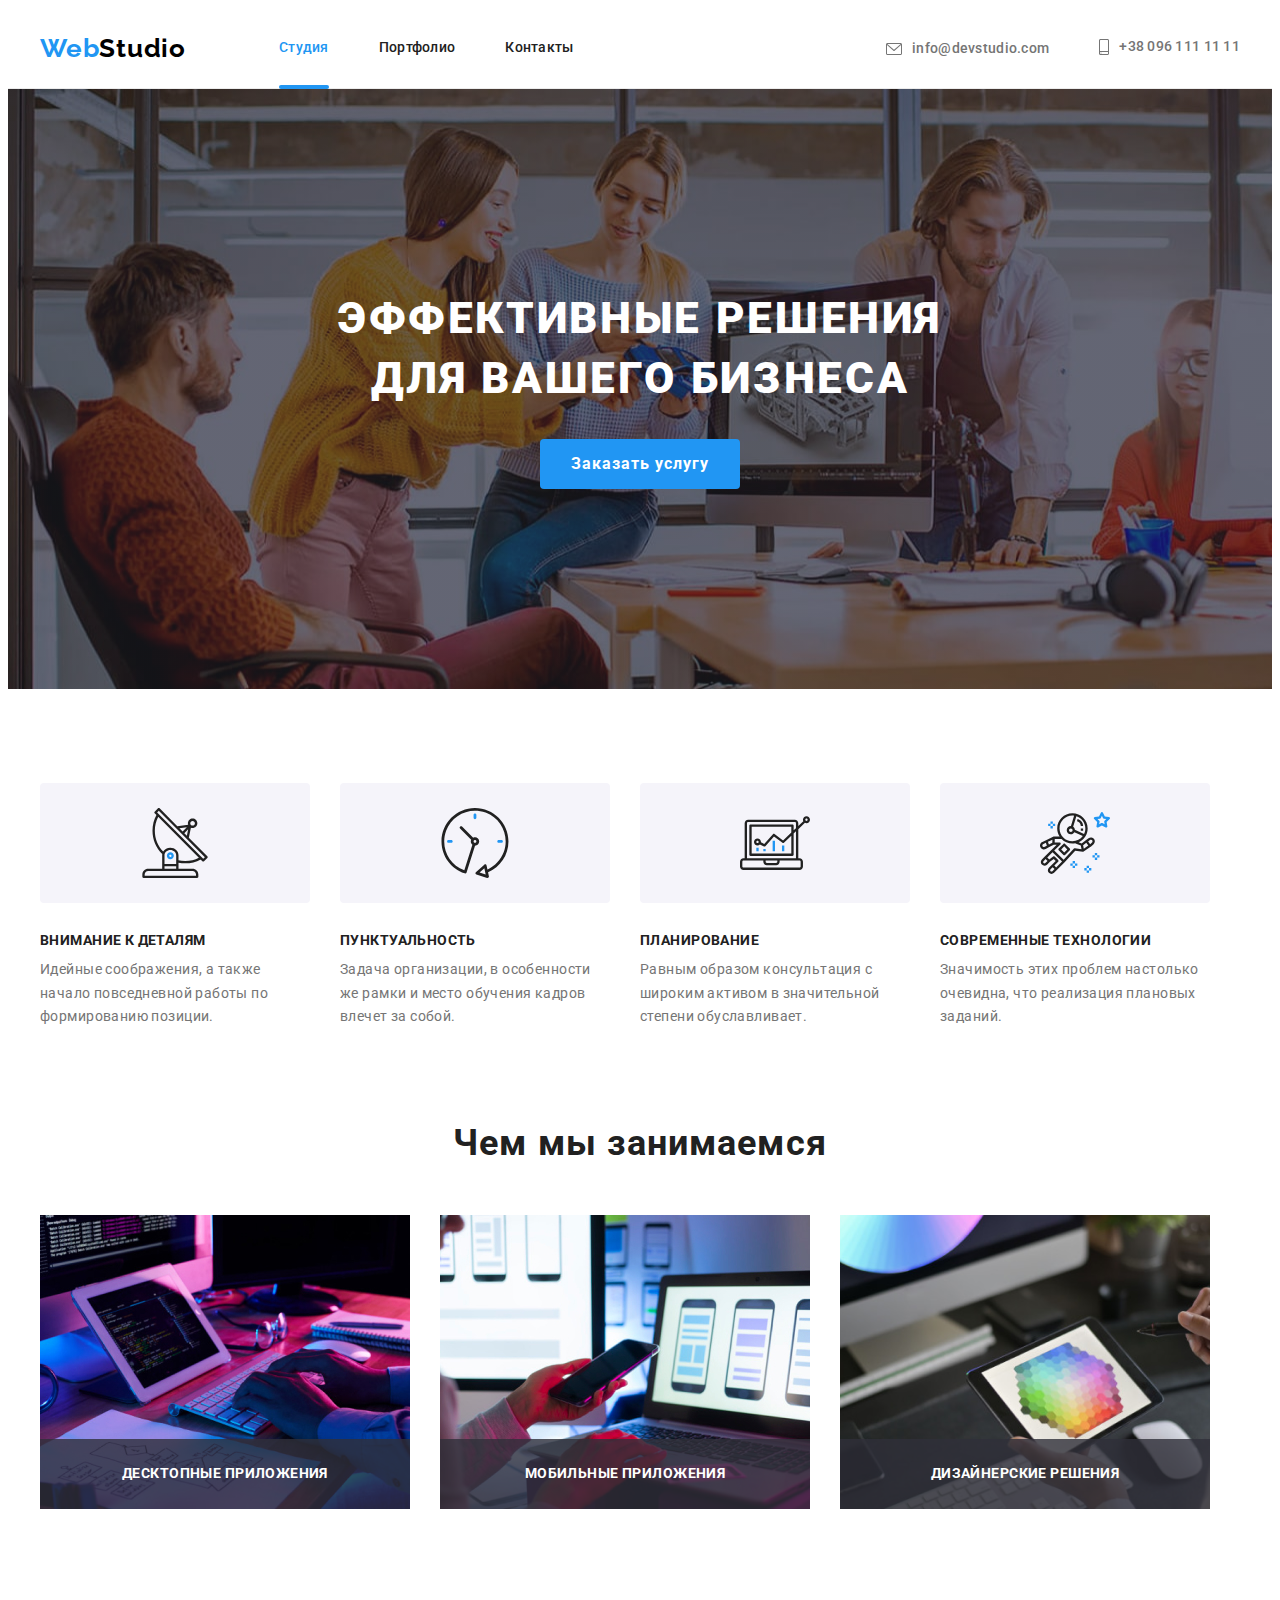
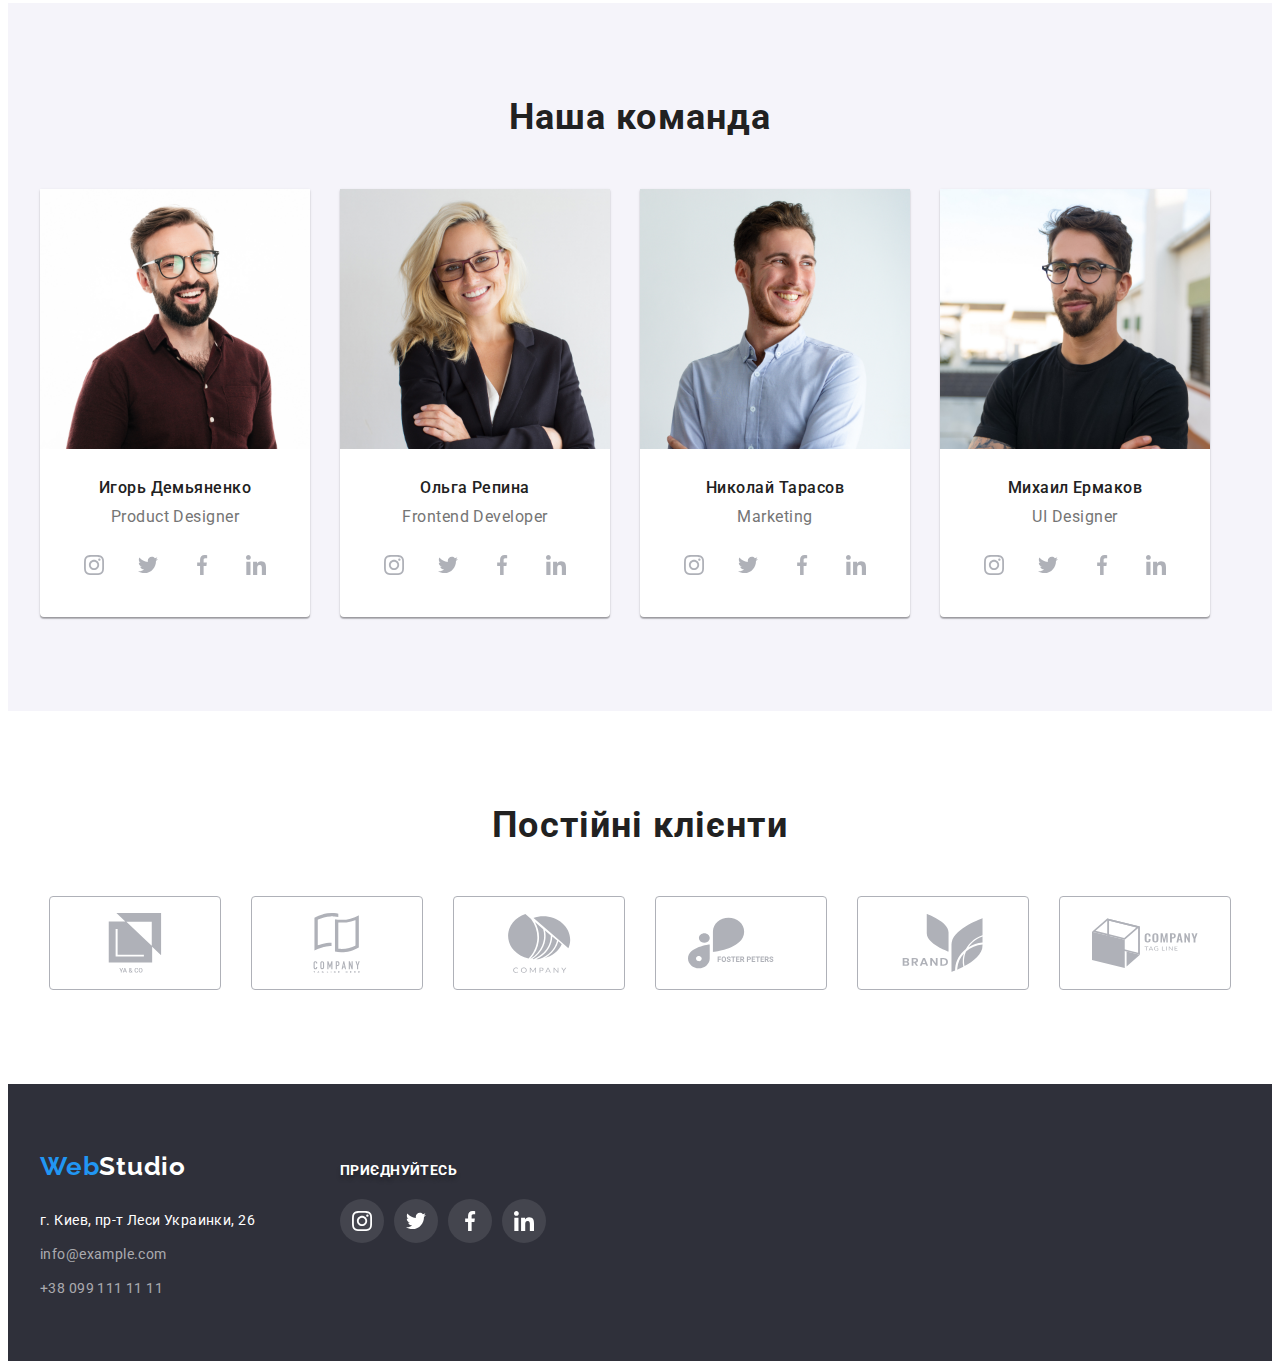
<file: index.html>
<!DOCTYPE html>
<html lang="ru">
  <head>
    <meta charset="UTF-8" />
    <meta http-equiv="X-UA-Compatible" content="IE=edge" />
    <meta name="viewport" content="width=<device-width>, initial-scale=1.0" />
    <link
      rel="stylesheet"
      href="https://cdnjs.cloudflare.com/ajax/libs/modern-normalize/1.1.0/modern-normalize.min.css"
      integrity="sha512-wpPYUAdjBVSE4KJnH1VR1HeZfpl1ub8YT/NKx4PuQ5NmX2tKuGu6U/JRp5y+Y8XG2tV+wKQpNHVUX03MfMFn9Q=="
      crossorigin="anonymous"
      referrerpolicy="no-referrer"
    />
    <link rel="preconnect" href="https://fonts.googleapis.com" />
    <link rel="preconnect" href="https://fonts.gstatic.com" crossorigin />
    <link
      href="https://fonts.googleapis.com/css2?family=Raleway:wght@700&family=Roboto:wght@400;500;700;900&display=swap"
      rel="stylesheet"
    />
    <link rel="stylesheet" href="./css/styles.css" />
    <title>WebStudio</title>
  </head>
  <body>
    <header class="header">
      <div class="container container-header">
        <a href="./index.html" class="header-logo"
          >Web<span class="header-logo-help">Studio</span></a
        >
        <nav class="header-nav">
          <ul class="header-list">
            <li class="header-item">
              <a href="./index.html" class="header-link current"
                ><span class="studio-link">Студия</span></a
              >
            </li>
            <li class="header-item">
              <a href="./portfolio.html" class="header-link">Портфолио</a>
            </li>
            <li class="header-item">
              <a href="" class="header-link">Контакты</a>
            </li>
          </ul>
        </nav>
        <ul class="header-contacts">
          <li class="header-mail">
            <a href="mailto:info@devstudio.com" class="header-mail-link"
              ><svg class="header-icon" width="16" height="12">
                <use href="./img/icons.svg#icon-mail"></use>
              </svg>
              info@devstudio.com
            </a>
          </li>
          <li class="header-phone">
            <a href="tel:+380961111111" class="header-phone-link"
              ><svg class="header-icon" width="10" height="16">
                <use href="./img/icons.svg#icon-smartphone"></use>
              </svg>
              +38 096 111 11 11</a
            >
          </li>
        </ul>
      </div>
    </header>
    <main>
      <section class="hero section">
        <div class="container btn-container">
          <h1 class="main-subject">Эффективные решения для вашего бизнеса</h1>
          <button class="order-btn" type="button" data-modal-open>
            Заказать услугу
          </button>
        </div>
      </section>
      <section class="soft-section">
        <div class="container container-soft">
          <ul class="soft-list">
            <li class="soft-item">
              <div class="soft-icon-block">
                <svg class="soft-icon" width="70" height="70">
                  <use href="./img/icons.svg#icon-soft-1"></use>
                </svg>
              </div>
              <h3 class="soft-head">Внимание к деталям</h3>
              <p class="soft-text">
                Идейные соображения, а также начало повседневной работы по
                формированию позиции.
              </p>
            </li>
            <li class="soft-item">
              <div class="soft-icon-block">
                <svg class="soft-icon" width="70" height="70">
                  <use href="./img/icons.svg#icon-soft-2"></use>
                </svg>
              </div>
              <h3 class="soft-head">Пунктуальность</h3>
              <p class="soft-text">
                Задача организации, в особенности же рамки и место обучения
                кадров влечет за собой.
              </p>
            </li>
            <li class="soft-item">
              <div class="soft-icon-block">
                <svg class="soft-icon" width="70" height="70">
                  <use href="./img/icons.svg#icon-soft-3"></use>
                </svg>
              </div>
              <h3 class="soft-head">Планирование</h3>
              <p class="soft-text">
                Равным образом консультация с широким активом в значительной
                степени обуславливает.
              </p>
            </li>
            <li class="soft-item">
              <div class="soft-icon-block">
                <svg class="soft-icon" width="70" height="70">
                  <use href="./img/icons.svg#icon-soft-4"></use>
                </svg>
              </div>
              <h3 class="soft-head">Современные технологии</h3>
              <p class="soft-text">
                Значимость этих проблем настолько очевидна, что реализация
                плановых заданий.
              </p>
            </li>
          </ul>
        </div>
      </section>
      <section class="occupation section">
        <div class="container">
          <h2 class="occupation-head">Чем мы занимаемся</h2>
          <ul class="occupation-list">
            <li class="occupation-item">
              <img
                src="./img/what-we-do1.jpg"
                width="370"
                height="294"
                alt="Site Picture"
              />
              <div class="occupation-discr">
                <h3 class="occ-text">Десктопные приложения</h3>
              </div>
            </li>
            <li class="occupation-item">
              <img
                src="./img/what-we-do2.jpg"
                width="370"
                height="294"
                alt="Site Picture"
              />
              <div class="occupation-discr">
                <h3 class="occ-text">Мобильные приложения</h3>
              </div>
            </li>
            <li class="occupation-item">
              <img
                src="./img/what-we-do3.png"
                width="370"
                height="294"
                alt="Site Picture"
              />
              <div class="occupation-discr">
                <h3 class="occ-text">Дизайнерские решения</h3>
              </div>
            </li>
          </ul>
        </div>
      </section>
      <section class="team-section section">
        <div class="container">
          <h2 class="team-head">Наша команда</h2>
          <ul class="team-list">
            <li class="team-item">
              <img
                src="./img/our-team1.jpg"
                width="270"
                height="260"
                alt="Site Picture"
              />
              <div class="team-block">
                <h3 class="team-name">Игорь Демьяненко</h3>
                <p class="team-work">Product Designer</p>
                <ul class="team-soc-list">
                  <li class="team-soc-item">
                    <a href="" class="team-soc-link">
                      <svg class="team-icon" width="20" height="20">
                        <use href="./img/icons.svg#icon-instagram"></use>
                      </svg>
                    </a>
                  </li>
                  <li class="team-soc-item">
                    <a href="" class="team-soc-link"
                      ><svg class="team-icon" width="20" height="20">
                        <use href="./img/icons.svg#icon-twitter"></use>
                      </svg>
                    </a>
                  </li>
                  <li class="team-soc-item">
                    <a href="" class="team-soc-link"
                      ><svg class="team-icon" width="20" height="20">
                        <use href="./img/icons.svg#icon-acebook"></use>
                      </svg>
                    </a>
                  </li>
                  <li class="team-soc-item">
                    <a href="" class="team-soc-link"
                      ><svg class="team-icon" width="20" height="20">
                        <use href="./img/icons.svg#icon-linkedin"></use>
                      </svg>
                    </a>
                  </li>
                </ul>
              </div>
            </li>
            <li class="team-item">
              <img
                src="./img/our-team2.jpg"
                width="270"
                height="260"
                alt="Site Picture"
              />
              <div class="team-block">
                <h3 class="team-name">Ольга Репина</h3>
                <p class="team-work">Frontend Developer</p>
                <ul class="team-soc-list">
                  <li class="team-soc-item">
                    <a href="" class="team-soc-link">
                      <svg class="team-icon" width="20" height="20">
                        <use href="./img/icons.svg#icon-instagram"></use>
                      </svg>
                    </a>
                  </li>
                  <li class="team-soc-item">
                    <a href="" class="team-soc-link"
                      ><svg class="team-icon" width="20" height="20">
                        <use href="./img/icons.svg#icon-twitter"></use>
                      </svg>
                    </a>
                  </li>
                  <li class="team-soc-item">
                    <a href="" class="team-soc-link"
                      ><svg class="team-icon" width="20" height="20">
                        <use href="./img/icons.svg#icon-acebook"></use>
                      </svg>
                    </a>
                  </li>
                  <li class="team-soc-item">
                    <a href="" class="team-soc-link"
                      ><svg class="team-icon" width="20" height="20">
                        <use href="./img/icons.svg#icon-linkedin"></use>
                      </svg>
                    </a>
                  </li>
                </ul>
              </div>
            </li>
            <li class="team-item">
              <img
                src="./img/our-team3.jpg"
                width="270"
                height="260"
                alt="Site Picture"
              />
              <div class="team-block">
                <h3 class="team-name">Николай Тарасов</h3>
                <p class="team-work">Marketing</p>
                <ul class="team-soc-list">
                  <li class="team-soc-item">
                    <a href="" class="team-soc-link">
                      <svg class="team-icon" width="20" height="20">
                        <use href="./img/icons.svg#icon-instagram"></use>
                      </svg>
                    </a>
                  </li>
                  <li class="team-soc-item">
                    <a href="" class="team-soc-link"
                      ><svg class="team-icon" width="20" height="20">
                        <use href="./img/icons.svg#icon-twitter"></use>
                      </svg>
                    </a>
                  </li>
                  <li class="team-soc-item">
                    <a href="" class="team-soc-link"
                      ><svg class="team-icon" width="20" height="20">
                        <use href="./img/icons.svg#icon-acebook"></use>
                      </svg>
                    </a>
                  </li>
                  <li class="team-soc-item">
                    <a href="" class="team-soc-link"
                      ><svg class="team-icon" width="20" height="20">
                        <use href="./img/icons.svg#icon-linkedin"></use>
                      </svg>
                    </a>
                  </li>
                </ul>
              </div>
            </li>
            <li class="team-item">
              <img
                src="./img/our-team4.jpg"
                width="270"
                height="260"
                alt="Site Picture"
              />
              <div class="team-block">
                <h3 class="team-name">Михаил Ермаков</h3>
                <p class="team-work">UI Designer</p>
                <ul class="team-soc-list">
                  <li class="team-soc-item">
                    <a href="" class="team-soc-link">
                      <svg class="team-icon" width="20" height="20">
                        <use href="./img/icons.svg#icon-instagram"></use>
                      </svg>
                    </a>
                  </li>
                  <li class="team-soc-item">
                    <a href="" class="team-soc-link"
                      ><svg class="team-icon" width="20" height="20">
                        <use href="./img/icons.svg#icon-twitter"></use>
                      </svg>
                    </a>
                  </li>
                  <li class="team-soc-item">
                    <a href="" class="team-soc-link"
                      ><svg class="team-icon" width="20" height="20">
                        <use href="./img/icons.svg#icon-acebook"></use>
                      </svg>
                    </a>
                  </li>
                  <li class="team-soc-item">
                    <a href="" class="team-soc-link"
                      ><svg class="team-icon" width="20" height="20">
                        <use href="./img/icons.svg#icon-linkedin"></use>
                      </svg>
                    </a>
                  </li>
                </ul>
              </div>
            </li>
          </ul>
        </div>
      </section>
      <section class="section">
        <div class="container">
          <h2 class="clients-head">Постійні клієнти</h2>
          <ul class="clients-list">
            <li class="clients-item">
              <a href="" class="clients-link">
                <svg class="clients-icon" width="106" height="60">
                  <use href="./img/icons.svg#icon-clients-1"></use>
                </svg>
              </a>
            </li>
            <li class="clients-item">
              <a href="" class="clients-link">
                <svg class="clients-icon" width="106" height="60">
                  <use href="./img/icons.svg#icon-clients-2"></use>
                </svg>
              </a>
            </li>
            <li class="clients-item">
              <a href="" class="clients-link">
                <svg class="clients-icon" width="106" height="60">
                  <use href="./img/icons.svg#icon-clients-3"></use>
                </svg>
              </a>
            </li>
            <li class="clients-item">
              <a href="" class="clients-link">
                <svg class="clients-icon" width="106" height="60">
                  <use href="./img/icons.svg#icon-cleints-4"></use>
                </svg>
              </a>
            </li>
            <li class="clients-item">
              <a href="" class="clients-link">
                <svg class="clients-icon" width="106" height="60">
                  <use href="./img/icons.svg#icon-clients-5"></use>
                </svg>
              </a>
            </li>
            <li class="clients-item">
              <a href="" class="clients-link">
                <svg class="clients-icon" width="106" height="60">
                  <use href="./img/icons.svg#icon-clients-6"></use>
                </svg>
              </a>
            </li>
          </ul>
        </div>
      </section>
    </main>
    <footer class="footer">
      <div class="container footer-container">
        <div class="footer-left">
          <a href="./index.html" class="footer-logo"
            >Web<span class="footer-logo-help">Studio</span></a
          >
          <address class="footer-adr">
            <ul class="footer-list">
              <li class="footer-item">
                <a
                  href="https://bit.ly/3pXMvUd"
                  target="_blank"
                  rel="noopener noreferrer"
                  class="map-link"
                  >г. Киев, пр-т Леси Украинки, 26</a
                >
              </li>
              <li class="footer-item">
                <a href="mailto:info@example.com" class="footer-mail"
                  >info@example.com</a
                >
              </li>
              <li class="footer-item">
                <a href="tel:+380991111111" class="footer-phone"
                  >+38 099 111 11 11</a
                >
              </li>
            </ul>
          </address>
        </div>
        <div class="footer-con-block container">
          <h2 class="footer-con-head">Приєднуйтесь</h2>
          <ul class="footer-con-list">
            <li class="footer-con-item">
              <a href="" class="footer-con-link">
                <svg class="footer-con-icon" width="20" height="20">
                  <use href="./img/icons.svg#icon-instagram"></use>
                </svg>
              </a>
            </li>
            <li class="footer-con-item">
              <a href="" class="footer-con-link">
                <svg class="footer-con-icon" width="20" height="20">
                  <use href="./img/icons.svg#icon-twitter"></use>
                </svg>
              </a>
            </li>
            <li class="footer-con-item">
              <a href="" class="footer-con-link">
                <svg class="footer-con-icon" width="20" height="20">
                  <use href="./img/icons.svg#icon-acebook"></use>
                </svg>
              </a>
            </li>
            <li class="footer-con-item">
              <a href="" class="footer-con-link">
                <svg class="footer-con-icon" width="20" height="20">
                  <use href="./img/icons.svg#icon-linkedin"></use>
                </svg>
              </a>
            </li>
          </ul>
        </div>
      </div>
    </footer>
    <div class="backdrop is-hidden" data-modal>
      <div class="modal">
        <button class="modal-close" type="button" data-modal-close>
          <svg class="back-icon" width="18" height="18">
            <use href="./img/icons.svg#icon-back-close"></use>
          </svg>
        </button>
      </div>
    </div>
    <script src="./js/modal.js"></script>
  </body>
</html>
</file>
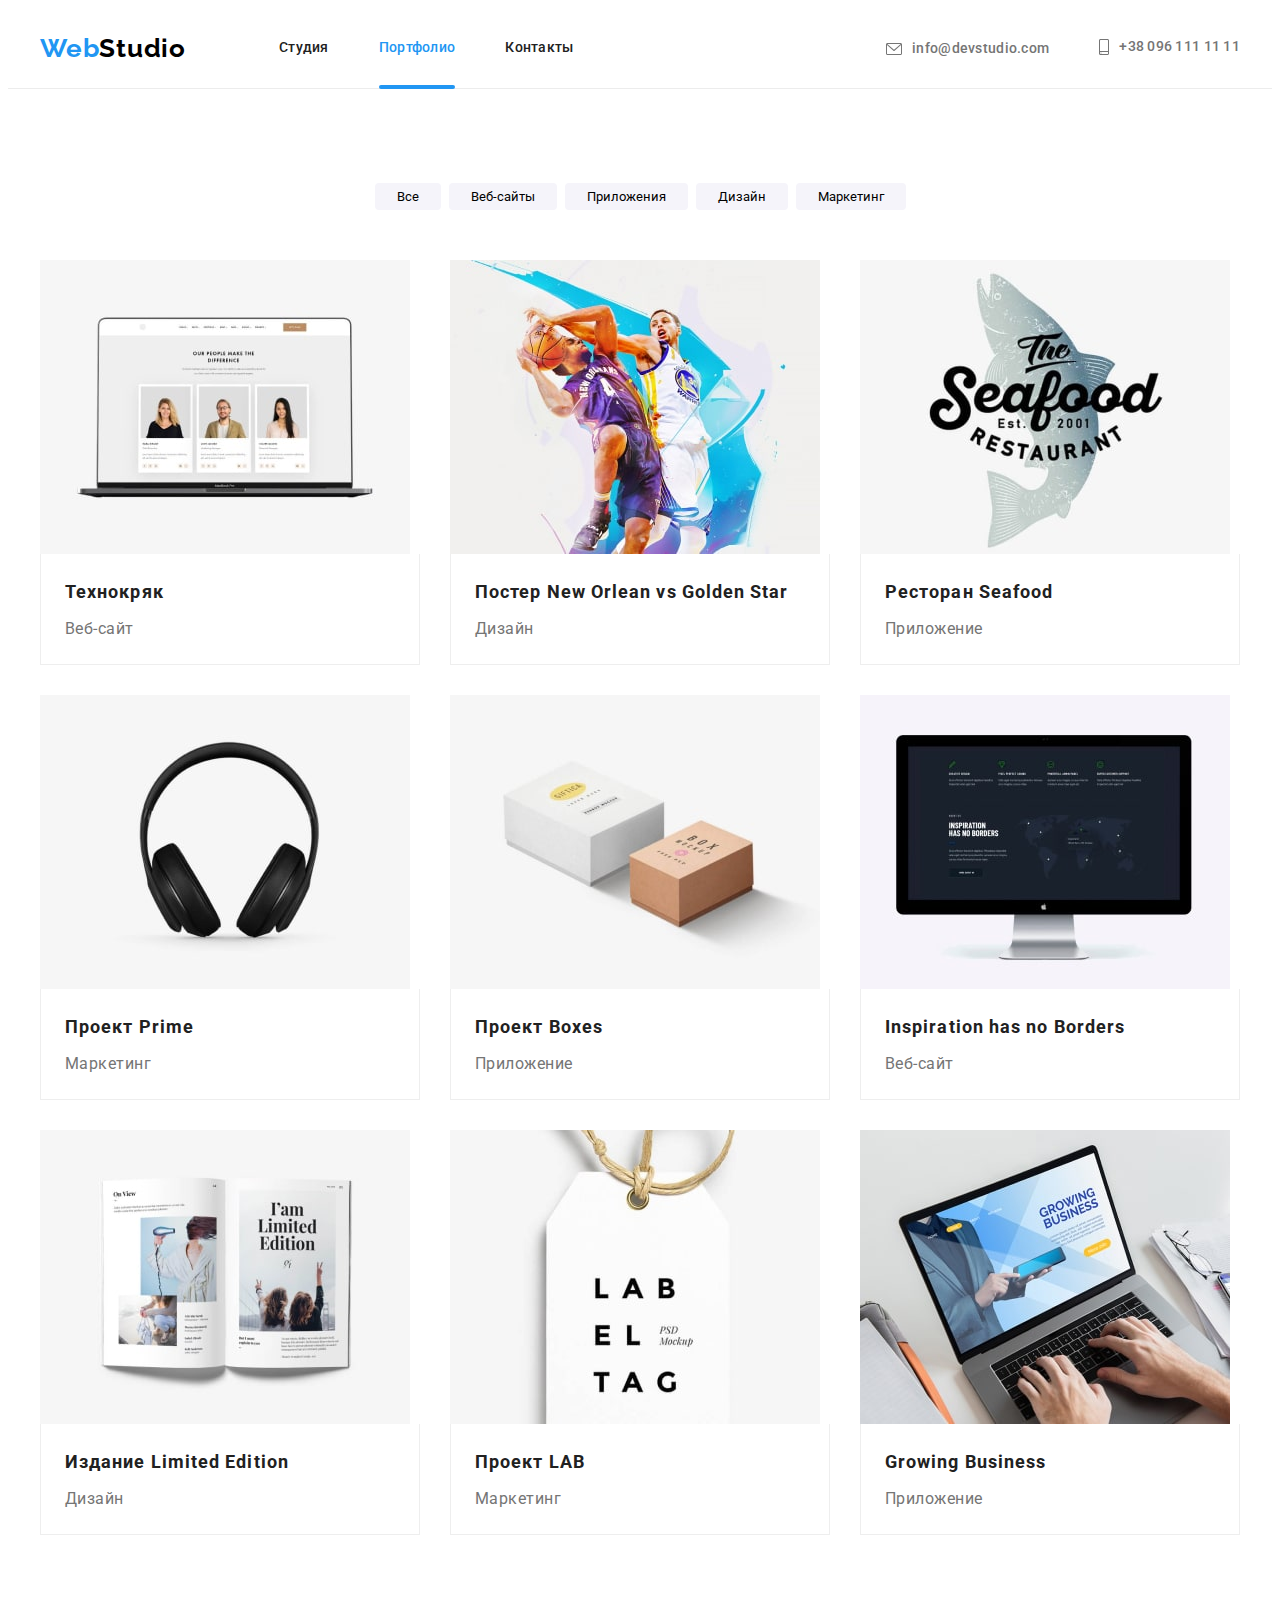
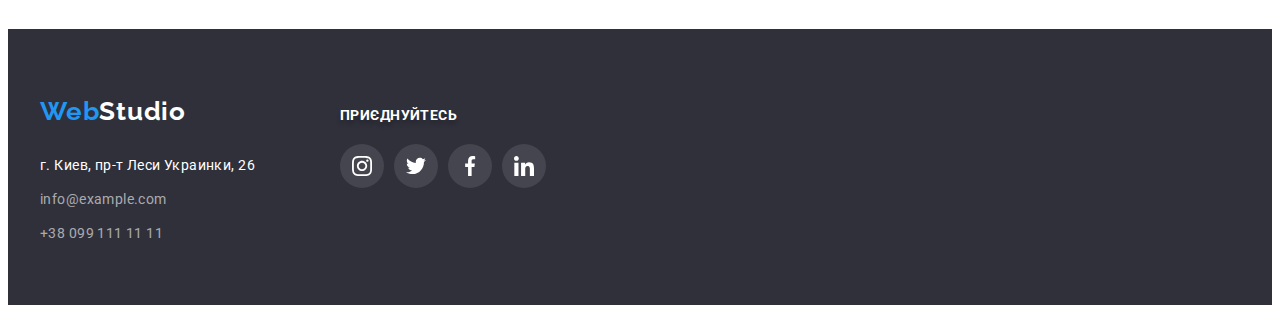
<file: portfolio.html>
<!DOCTYPE html>
<html lang="ru">
  <head>
    <meta charset="UTF-8" />
    <meta http-equiv="X-UA-Compatible" content="IE=edge" />
    <meta name="viewport" content="width=<device-width>, initial-scale=1.0" />
    <link
      rel="stylesheet"
      href="https://cdnjs.cloudflare.com/ajax/libs/modern-normalize/1.1.0/modern-normalize.min.css"
      integrity="sha512-wpPYUAdjBVSE4KJnH1VR1HeZfpl1ub8YT/NKx4PuQ5NmX2tKuGu6U/JRp5y+Y8XG2tV+wKQpNHVUX03MfMFn9Q=="
      crossorigin="anonymous"
      referrerpolicy="no-referrer"
    />
    <link rel="preconnect" href="https://fonts.googleapis.com" />
    <link rel="preconnect" href="https://fonts.gstatic.com" crossorigin />
    <link
      href="https://fonts.googleapis.com/css2?family=Raleway:wght@700&family=Roboto:wght@400;500;700;900&display=swap"
      rel="stylesheet"
    />
    <link rel="stylesheet" href="./css/styles.css" />
    <title>WebStudio</title>
  </head>
  <body>
    <header class="header">
      <div class="container container-header">
        <a href="./index.html" class="header-logo"
          >Web<span class="header-logo-help">Studio</span></a
        >
        <nav class="header-nav">
          <ul class="header-list">
            <li class="header-item">
              <a href="./index.html" class="header-link">Студия</a>
            </li>
            <li class="header-item">
              <a href="./portfolio.html" class="header-link current"
                ><span class="studio-link">Портфолио</span></a
              >
            </li>
            <li class="header-item">
              <a href="" class="header-link">Контакты</a>
            </li>
          </ul>
        </nav>
        <ul class="header-contacts">
          <li class="header-mail">
            <a href="mailto:info@devstudio.com" class="header-mail-link"
              ><svg class="header-icon" width="16" height="12">
                <use href="./img/icons.svg#icon-mail"></use>
              </svg>
              info@devstudio.com
            </a>
          </li>
          <li class="header-phone">
            <a href="tel:+380961111111" class="header-phone-link"
              ><svg class="header-icon" width="10" height="16">
                <use href="./img/icons.svg#icon-smartphone"></use>
              </svg>
              +38 096 111 11 11</a
            >
          </li>
        </ul>
      </div>
    </header>
    <main>
      <section class="portfolio-nav section">
        <div class="container portf-container">
          <ul class="portfolio-nav-list nav-list-center">
            <li class="portfolio-nav-item">
              <button class="portfolio-nav-btn" type="button">Все</button>
            </li>
            <li class="portfolio-nav-item">
              <button class="portfolio-nav-btn" type="button">Веб-сайты</button>
            </li>
            <li class="portfolio-nav-item">
              <button class="portfolio-nav-btn" type="button">
                Приложения
              </button>
            </li>
            <li class="portfolio-nav-item">
              <button class="portfolio-nav-btn" type="button">Дизайн</button>
            </li>
            <li class="portfolio-nav-item">
              <button class="portfolio-nav-btn" type="button">Маркетинг</button>
            </li>
          </ul>
          <ul class="projects-list">
            <li class="projects-item">
              <a href="" class="projects-link">
                <div class="projects-text-hover">
                  <img
                    src="./img/studio-project1.jpg"
                    width="370"
                    height="294"
                    alt="Проэкты и компании"
                  />
                  <p class="work-discr">
                    Ресурс предлагает комплексные предложения с разным уровнем
                    функционала и сервисов. Все это позволит посетителю получить
                    исчерпывающие сведения о компании или частном лице.
                  </p>
                </div>
                <div class="projects-bord">
                  <h3 class="projects-name">Технокряк</h3>
                  <p class="projects-discrip">Веб-сайт</p>
                </div></a
              >
            </li>
            <li class="projects-item">
              <a href="" class="projects-link"
                ><div class="projects-text-hover">
                  <img
                    src="./img/studio-project2.jpg"
                    width="370"
                    height="294"
                    alt="Проэкты и компании"
                  />
                  <p class="work-discr">
                    Ресурс предлагает комплексные предложения с разным уровнем
                    функционала и сервисов. Все это позволит посетителю получить
                    исчерпывающие сведения о компании или частном лице.
                  </p>
                </div>
                <div class="projects-bord">
                  <h3 class="projects-name">
                    Постер New Orlean vs Golden Star
                  </h3>
                  <p class="projects-discrip">Дизайн</p>
                </div></a
              >
            </li>
            <li class="projects-item">
              <a href="" class="projects-link">
                <div class="projects-text-hover">
                  <img
                    src="./img/studio-project3.jpg"
                    width="370"
                    height="294"
                    alt="Проэкты и компании"
                  />
                  <p class="work-discr">
                    Ресурс предлагает комплексные предложения с разным уровнем
                    функционала и сервисов. Все это позволит посетителю получить
                    исчерпывающие сведения о компании или частном лице.
                  </p>
                </div>
                <div class="projects-bord">
                  <h3 class="projects-name">Ресторан Seafood</h3>
                  <p class="projects-discrip">Приложение</p>
                </div>
              </a>
            </li>
            <li class="projects-item">
              <a href="" class="projects-link">
                <div class="projects-text-hover">
                  <img
                    src="./img/studio-project4.jpg"
                    width="370"
                    height="294"
                    alt="Проэкты и компании"
                  />
                  <p class="work-discr">
                    Ресурс предлагает комплексные предложения с разным уровнем
                    функционала и сервисов. Все это позволит посетителю получить
                    исчерпывающие сведения о компании или частном лице.
                  </p>
                </div>
                <div class="projects-bord">
                  <h3 class="projects-name">Проект Prime</h3>
                  <p class="projects-discrip">Маркетинг</p>
                </div>
              </a>
            </li>
            <li class="projects-item">
              <a href="" class="projects-link">
                <div class="projects-text-hover">
                  <img
                    src="./img/studio-project5.jpg"
                    width="370"
                    height="294"
                    alt="Проэкты и компании"
                  />
                  <p class="work-discr">
                    Ресурс предлагает комплексные предложения с разным уровнем
                    функционала и сервисов. Все это позволит посетителю получить
                    исчерпывающие сведения о компании или частном лице.
                  </p>
                </div>
                <div class="projects-bord">
                  <h3 class="projects-name">Проект Boxes</h3>
                  <p class="projects-discrip">Приложение</p>
                </div>
              </a>
            </li>
            <li class="projects-item">
              <a href="" class="projects-link">
                <div class="projects-text-hover">
                  <img
                    src="./img/studio-project6.jpg"
                    width="370"
                    height="294"
                    alt="Проэкты и компании"
                  />
                  <p class="work-discr">
                    Ресурс предлагает комплексные предложения с разным уровнем
                    функционала и сервисов. Все это позволит посетителю получить
                    исчерпывающие сведения о компании или частном лице.
                  </p>
                </div>
                <div class="projects-bord">
                  <h3 class="projects-name">Inspiration has no Borders</h3>
                  <p class="projects-discrip">Веб-сайт</p>
                </div>
              </a>
            </li>
            <li class="projects-item">
              <a href="" class="projects-link">
                <div class="projects-text-hover">
                  <img
                    src="./img/studio-project7.jpg"
                    width="370"
                    height="294"
                    alt="Проэкты и компании"
                  />
                  <p class="work-discr">
                    Ресурс предлагает комплексные предложения с разным уровнем
                    функционала и сервисов. Все это позволит посетителю получить
                    исчерпывающие сведения о компании или частном лице.
                  </p>
                </div>
                <div class="projects-bord">
                  <h3 class="projects-name">Издание Limited Edition</h3>
                  <p class="projects-discrip">Дизайн</p>
                </div>
              </a>
            </li>
            <li class="projects-item">
              <a href="" class="projects-link">
                <div class="projects-text-hover">
                  <img
                    src="./img/studio-project8.jpg"
                    width="370"
                    height="294"
                    alt="Проэкты и компании"
                  />
                  <p class="work-discr">
                    Ресурс предлагает комплексные предложения с разным уровнем
                    функционала и сервисов. Все это позволит посетителю получить
                    исчерпывающие сведения о компании или частном лице.
                  </p>
                </div>
                <div class="projects-bord">
                  <h3 class="projects-name">Проект LAB</h3>
                  <p class="projects-discrip">Маркетинг</p>
                </div>
              </a>
            </li>
            <li class="projects-item">
              <a href="" class="projects-link">
                <div class="projects-text-hover">
                  <img
                    src="./img/studio-project9.jpg"
                    width="370"
                    height="294"
                    alt="Проэкты и компании"
                  />
                  <p class="work-discr">
                    Ресурс предлагает комплексные предложения с разным уровнем
                    функционала и сервисов. Все это позволит посетителю получить
                    исчерпывающие сведения о компании или частном лице.
                  </p>
                </div>
                <div class="projects-bord">
                  <h3 class="projects-name">Growing Business</h3>
                  <p class="projects-discrip">Приложение</p>
                </div>
              </a>
            </li>
          </ul>
        </div>
      </section>
    </main>
    <footer class="footer">
      <div class="container footer-container">
        <div class="footer-left">
          <a href="./index.html" class="footer-logo"
            >Web<span class="footer-logo-help">Studio</span></a
          >
          <address class="footer-adr">
            <ul class="footer-list">
              <li class="footer-item">
                <a
                  href="https://bit.ly/3pXMvUd"
                  target="_blank"
                  rel="noopener noreferrer"
                  class="map-link"
                  >г. Киев, пр-т Леси Украинки, 26</a
                >
              </li>
              <li class="footer-item">
                <a href="mailto:info@example.com" class="footer-mail"
                  >info@example.com</a
                >
              </li>
              <li class="footer-item">
                <a href="tel:+380991111111" class="footer-phone"
                  >+38 099 111 11 11</a
                >
              </li>
            </ul>
          </address>
        </div>
        <div class="footer-con-block container">
          <h2 class="footer-con-head">Приєднуйтесь</h2>
          <ul class="footer-con-list">
            <li class="footer-con-item">
              <a href="" class="footer-con-link">
                <svg class="footer-con-icon" width="20" height="20">
                  <use href="./img/icons.svg#icon-instagram"></use>
                </svg>
              </a>
            </li>
            <li class="footer-con-item">
              <a href="" class="footer-con-link">
                <svg class="footer-con-icon" width="20" height="20">
                  <use href="./img/icons.svg#icon-twitter"></use>
                </svg>
              </a>
            </li>
            <li class="footer-con-item">
              <a href="" class="footer-con-link">
                <svg class="footer-con-icon" width="20" height="20">
                  <use href="./img/icons.svg#icon-acebook"></use>
                </svg>
              </a>
            </li>
            <li class="footer-con-item">
              <a href="" class="footer-con-link">
                <svg class="footer-con-icon" width="20" height="20">
                  <use href="./img/icons.svg#icon-linkedin"></use>
                </svg>
              </a>
            </li>
          </ul>
        </div>
      </div>
    </footer>
  </body>
</html>
</file>
<file: css/styles.css>
body {
  font-family: "Roboto", "Raleway", sans-serif;
  color: #212121;
}
:root {
  --secondary-text-color: #757575;
  --hover-link-color: #2196f3;
  --main-text-color: #212121;
  --header-link-color: #212121;
  --hero-background: #2f303a;
  --portfolio-btn-color: #f5f4fa;
  --portfolio-btn-hover-color: #2196f3;
  --footer-back-color: #2f303a;
}
.container {
  width: 1200px;
  margin-left: auto;
  margin-right: auto;
  padding-left: 15px;
  padding-right: 15px;
}
.container-header {
  display: flex;
  align-items: center;
}
/* reset */
p,
h1,
h2,
h3,
h4,
h5,
h6 {
  margin: 0;
}
ul {
  padding-left: 0;
  margin: 0;
}
/* reset */
img {
  display: block;
  max-width: 100%;
  height: auto;
}
.section {
  padding-top: 94px;
  padding-bottom: 94px;
}
/* Modal Styles */
.backdrop {
  position: fixed;
  top: 0;
  width: 100vw;
  height: 100vh;
  background-color: rgba(48, 48, 48, 0.599);
  transition: opacity 250ms cubic-bezier(0.4, 0, 0.2, 1),
    visibility 250ms cubic-bezier(0.4, 0, 0.2, 1);
}

.backdrop.is-hidden .modal {
  transform: translate(-50%, -50%) scale(0);
}

.modal {
  background-color: #ffffff;
  border-radius: 4px;
  width: 528px;
  min-height: 581px;
  position: absolute;
  top: 50%;
  left: 50%;
  transform: translate(-50%, -50%);
  transition: transform 300ms linear;
}
.modal-close {
  width: 30px;
  height: 30px;
  border: 1px solid rgba(0, 0, 0, 0.1);
  border-radius: 50%;
  justify-content: center;
  align-items: center;
  display: flex;
  position: absolute;
  right: 8px;
  top: 8px;
  background-color: #ffffff;
}
.is-hidden {
  opacity: 0;
  visibility: hidden;
  pointer-events: none;
}
.modal-close:hover .back-icon {
  fill: #2196f3;
}
.modal-close:hover,
.modal-close:focus {
  cursor: pointer;
}
/* Header Classes */
.header {
  /* padding-top: 24px;
  padding-bottom: 25px; */
  border-bottom: 1px solid #ececec;
}
.header-logo {
  text-decoration: none;
  font-family: "Raleway", sans-serif;
  font-style: normal;
  font-weight: 700;
  font-size: 26px;
  line-height: 1.19;
  letter-spacing: 0.03em;
  color: #2196f3;
  margin-right: 93px;
}
.portfolio-header-link {
  color: var(--hover-link-color);
}
.studio-link {
  color: var(--hover-link-color);
}

.header-list {
  display: flex;
  column-gap: 50px;
}
.header-icon {
  margin-right: 10px;
  fill: currentColor;
}
.header-item {
  font-style: normal;
  font-weight: 500;
  font-size: 14px;
  line-height: 1.14;
  list-style-type: none;
  letter-spacing: 0.02em;
}
.header-link:hover,
.header-link:focus {
  color: var(--hover-link-color);
}
.header-link {
  text-decoration: none;
  color: var(--header-link-color);
  padding-top: 32px;
  padding-bottom: 32px;
  display: block;
  position: relative;
  transition: color 250ms cubic-bezier(0.4, 0, 0.2, 1);
}

.header-contacts {
  display: flex;
  justify-content: center;
  align-items: baseline;
  margin-left: auto;
  column-gap: 50px;
}

.studio-link {
  color: var(--hover-link-color);
}
.studio-link::after {
  position: absolute;
  bottom: -1px;
  left: 0;
  content: "";
  width: 100%;
  height: 4px;
  border-radius: 2px;
  background-color: currentColor;
}

.header-mail {
  font-weight: 500;
  font-size: 14px;
  line-height: 1.14;
  letter-spacing: 0.02em;
  list-style-type: none;
}
.header-mail-link {
  text-decoration: none;
  color: var(--secondary-text-color);
  display: flex;
  align-items: center;
  transition: color 250ms cubic-bezier(0.4, 0, 0.2, 1);
}
.header-phone {
  font-weight: 500;
  font-size: 14px;
  line-height: 1.14;
  letter-spacing: 0.02em;
  list-style-type: none;
}
.header-phone-link {
  text-decoration: none;
  color: var(--secondary-text-color);
  display: flex;
  align-items: center;
  transition: color 250ms cubic-bezier(0.4, 0, 0.2, 1);
}
.header-mail-link:hover,
.header-mail-link:focus,
.header-phone-link:hover,
.header-phone-link:focus {
  color: var(--hover-link-color);
}
.header-logo-help {
  color: #000000;
}
/* Index Main Classes */
.hero {
  background-color: var(--hero-background);
  padding-top: 200px;
  padding-bottom: 200px;
  background-image: linear-gradient(
      rgba(47, 48, 58, 0.4),
      rgba(47, 48, 58, 0.4)
    ),
    url(../img/hero-bg.jpg);
  max-width: 1600px;
  margin: auto;
}
.btn-container {
  text-align: center;
}
.main-subject {
  font-weight: 900;
  font-size: 44px;
  line-height: 1.36;
  letter-spacing: 0.06em;
  text-transform: uppercase;
  color: #ffff;
  width: 696px;
  text-align: center;
  margin: auto;
}
.order-btn {
  border: 0;
  background: #2196f3;
  border-radius: 4px;
  cursor: pointer;
  font-weight: 700;
  font-size: 16px;
  line-height: 1.87;
  letter-spacing: 0.06em;
  color: #ffffff;
  font-family: inherit;
  width: 200px;
  height: 50px;
  margin-top: 30px;
  transition: background-color 250ms cubic-bezier(0.4, 0, 0.2, 1),
    box-shadow 250ms cubic-bezier(0.4, 0, 0.2, 1);
}
.order-btn:hover,
.order-btn:focus {
  background: #188ce8;
  box-shadow: 0px 4px 4px rgba(0, 0, 0, 0.15);
}
.soft-section {
  padding-top: 94px;
}
.soft-list {
  display: flex;
  column-gap: 30px;
}
.soft-photo {
  display: flex;
  justify-content: center;
  width: 270px;
  height: 120px;
  padding: 25px 100px;
  margin-bottom: 30px;
  background-color: var(--portfolio-btn-color);
}
.soft-item {
  list-style-type: none;
  width: 270px;
}
.soft-icon-block {
  width: 270px;
  height: 120px;
  background: #f5f4fa;
  border-radius: 4px;
  display: flex;
  align-items: center;
  justify-content: center;
  margin-bottom: 30px;
}
.soft-head {
  font-weight: 700;
  font-size: 14px;
  line-height: 1.14;
  letter-spacing: 0.03em;
  text-transform: uppercase;
  margin-bottom: 9px;
}
.soft-text {
  font-size: 14px;
  line-height: 1.71;
  letter-spacing: 0.03em;
  color: var(--secondary-text-color);
}

.occupation-head {
  font-style: normal;
  font-weight: 700;
  font-size: 36px;
  line-height: 1.16;
  letter-spacing: 0.03em;
  margin-bottom: 50px;
  text-align: center;
}
.occupation-list {
  display: flex;
  column-gap: 30px;
  position: relative;
}
.occupation-discr {
  position: absolute;
  width: 370px;
  background: rgba(47, 48, 58, 0.8);
  height: 70px;
  bottom: 0;
  display: flex;
  justify-content: center;
  align-items: center;
  color: #ffff;
}
.occ-text {
  font-weight: 700;
  font-size: 14px;
  line-height: 1.14;
  letter-spacing: 0.03em;
  text-transform: uppercase;
  color: #ffff;
}
.occupation-item {
  list-style-type: none;
}
.team-section {
  background-color: #f5f4fa;
}
.team-head {
  font-weight: 700;
  font-size: 36px;
  line-height: 1.16;
  letter-spacing: 0.03em;
  margin-bottom: 50px;
  text-align: center;
}
.team-list {
  display: flex;
  column-gap: 30px;
}
.team-item {
  list-style-type: none;
  box-shadow: 0px 1px 3px rgba(0, 0, 0, 0.12), 0px 1px 1px rgba(0, 0, 0, 0.14),
    0px 2px 1px rgba(0, 0, 0, 0.2);
  border-radius: 0px 0px 4px 4px;
  text-align: center;
  background-color: #fff;
}
.team-name {
  font-style: normal;
  font-weight: 500;
  font-size: 16px;
  line-height: 1.18;
  color: var(--main-text-color);
  letter-spacing: 0.03em;
  margin-bottom: 10px;
}
.team-soc-list {
  display: flex;
  justify-content: center;
  column-gap: 10px;
}
.team-soc-item {
  list-style-type: none;
}
.team-soc-link {
  width: 44px;
  height: 44px;
  border-radius: 50%;
  display: flex;
  align-items: center;
  justify-content: center;
  transition: background-color 250ms cubic-bezier(0.4, 0, 0.2, 1);
}
.team-icon {
  fill: #afb1b8;
  transition: fill 250ms cubic-bezier(0.4, 0, 0.2, 1);
}
.team-soc-link:hover .team-icon,
.team-soc-link:focus .team-icon {
  fill: #ffff;
}
.team-soc-link:hover,
.team-soc-link:focus {
  background-color: #2196f3;
  transition: background-color 250ms cubic-bezier(0.4, 0, 0.2, 1);
}
.team-block {
  padding-top: 30px;
  padding-bottom: 30px;
}
.team-work {
  font-size: 16px;
  line-height: 1.18;
  color: var(--secondary-text-color);
  letter-spacing: 0.03em;
  margin-bottom: 16px;
}
.clients-head {
  font-weight: 700;
  font-size: 36px;
  line-height: 1.16;
  letter-spacing: 0.03em;
  margin-bottom: 50px;
  text-align: center;
}
.clients-list {
  display: flex;
  justify-content: center;
  column-gap: 30px;
  list-style-type: none;
}
.clients-item {
}
.clients-link {
  border: 1px solid #afb1b8;
  color: #afb1b8;
  border-radius: 4px;
  width: 170px;
  height: 92px;
  display: flex;
  align-items: center;
  justify-content: center;
  transition: color 250ms cubic-bezier(0.4, 0, 0.2, 1),
    border 250ms cubic-bezier(0.4, 0, 0.2, 1);
}
.clients-link:hover,
.clients-link:focus {
  color: #2196f3;
  border-color: #2196f3;
}
.clients-icon {
  fill: currentColor;
}
/* Portfolio Main Classes */
.portfolio-nav-list {
  column-gap: 8px;
  display: flex;
  justify-content: center;
  margin-bottom: 50px;
}
.portfolio-nav-item {
  list-style-type: none;
  line-height: 1.62;
  letter-spacing: 0.03em;
  font-weight: 500;
  font-size: 16px;
}
.projects-bord {
  border: 1px solid #eeeeee;
  border-top: 0;
  padding: 20px 24px;
}
.portfolio-nav-btn {
  border: 0;
  background: var(--portfolio-btn-color);
  cursor: pointer;
  border-radius: 4px;
  font-family: inherit;
  padding: 6px 22px;
  transition: background-color 250ms cubic-bezier(0.4, 0, 0.2, 1),
    color 250ms cubic-bezier(0.4, 0, 0.2, 1),
    box-shadow 250ms cubic-bezier(0.4, 0, 0.2, 1);
}
.portfolio-nav-btn:hover,
.portfolio-nav-btn:focus {
  background: var(--portfolio-btn-hover-color);
  color: #ffffff;
  box-shadow: 0px 3px 1px rgba(0, 0, 0, 0.1), 0px 1px 2px rgba(0, 0, 0, 0.08),
    0px 2px 2px rgba(0, 0, 0, 0.12);
}
.projects-list {
  gap: 30px;
  list-style-type: none;
  display: flex;
  flex-wrap: wrap;
  justify-content: center;
}
.projects-item {
  width: 370px;
  flex-basis: calc((100% - 2 * 30px) / 3);
}
.projects-link:hover,
.projects-link:focus {
  display: block;
  box-shadow: 0px 1px 1px rgba(0, 0, 0, 0.12), 0px 4px 4px rgba(0, 0, 0, 0.06),
    1px 4px 6px rgba(0, 0, 0, 0.16);
}
.project-item:last-child {
  padding-bottom: 0;
}
.projects-link {
  text-decoration: none;
  transition: box-shadow 250ms cubic-bezier(0.4, 0, 0.2, 1);
}
.projects-text-hover {
  position: relative;
  overflow: hidden;
}
.work-discr {
  position: absolute;
  display: block;
  top: 0;
  left: 0;
  width: 100%;
  height: 100%;
  padding: 63px 24px;
  font-style: normal;
  font-weight: 400;
  font-size: 18px;
  line-height: 1.56;
  letter-spacing: 0.03em;
  transform: translateY(101%);
  transition: transform 250ms cubic-bezier(0.4, 0, 0.2, 1);
  color: #ffff;
  background-color: rgba(33, 150, 243, 0.9);
}
.projects-link:hover .work-discr,
.projects-link:focus .work-discr {
  transform: translateY(0);
}
.projects-name {
  font-weight: 700;
  font-size: 18px;
  line-height: 2;
  color: var(--main-text-color);
  letter-spacing: 0.06em;
  margin-bottom: 4px;
}
.projects-discrip {
  font-size: 16px;
  line-height: 1.88;
  color: var(--secondary-text-color);
  letter-spacing: 0.03em;
}
/* Footer Classes */
.footer {
  background-color: var(--footer-back-color);
  padding-top: 60px;
  padding-bottom: 60px;
}
.footer-container {
  display: flex;
  align-items: baseline;
}
.footer-logo {
  font-family: "Raleway";
  font-weight: 700;
  font-size: 26px;
  line-height: 1.19;
  color: #2196f3;
  text-decoration: none;
  letter-spacing: 0.03em;
}
.footer-adr {
  font-style: normal;
  margin-top: 20px;
}
.footer-list {
}
.footer-item {
  list-style-type: none;
  margin-bottom: 10px;
}
.footer-item:last-child {
  margin-bottom: 0;
}
.map-link {
  font-size: 14px;
  line-height: 1.71;
  color: #ffffff;
  text-decoration: none;
  letter-spacing: 0.03em;
  transition: color 250ms cubic-bezier(0.4, 0, 0.2, 1);
}
.map-link:hover,
.map-link:focus {
  color: var(--hover-link-color);
}
.footer-mail {
  text-decoration: none;
  font-size: 14px;
  line-height: 1.71;
  color: rgba(255, 255, 255, 0.6);
  letter-spacing: 0.03em;
  transition: color 250ms cubic-bezier(0.4, 0, 0.2, 1);
}
.footer-mail:hover,
.footer-mail:focus {
  color: var(--hover-link-color);
}
.footer-phone {
  text-decoration: none;
  font-style: normal;
  font-size: 14px;
  line-height: 1.71;
  color: rgba(255, 255, 255, 0.6);
  letter-spacing: 0.03em;
  transition: color 250ms cubic-bezier(0.4, 0, 0.2, 1);
}
.footer-phone:hover,
.footer-phone:focus {
  color: var(--hover-link-color);
}
.footer-logo-help {
  font-family: "Raleway";
  font-style: normal;
  font-weight: 700;
  font-size: 26px;
  line-height: 1.71;
  color: #ffffff;
  text-decoration: none;
  letter-spacing: 0.03em;
}
.footer-con-head {
  font-weight: 700;
  font-size: 14px;
  line-height: 1.14;
  letter-spacing: 0.03em;
  text-transform: uppercase;
  color: #ffffff;
  margin-bottom: 20px;
  text-shadow: 0px 4px 4px rgba(0, 0, 0, 0.25);
}
.footer-con-list {
  display: flex;
  list-style-type: none;
  column-gap: 10px;
}
.footer-con-item {
}
.footer-con-link {
  width: 44px;
  height: 44px;
  border-radius: 50%;
  display: flex;
  align-items: center;
  justify-content: center;
  background: rgba(255, 255, 255, 0.1);
  transition: background-color 250ms cubic-bezier(0.4, 0, 0.2, 1);
}
.footer-con-icon {
  fill: #ffff;
}
.footer-con-link:hover,
.footer-con-link:focus {
  background-color: #2196f3;
}
.footer-con-block {
  margin-left: 70px;
  width: 206px;
  height: 80px;
}
</file>
